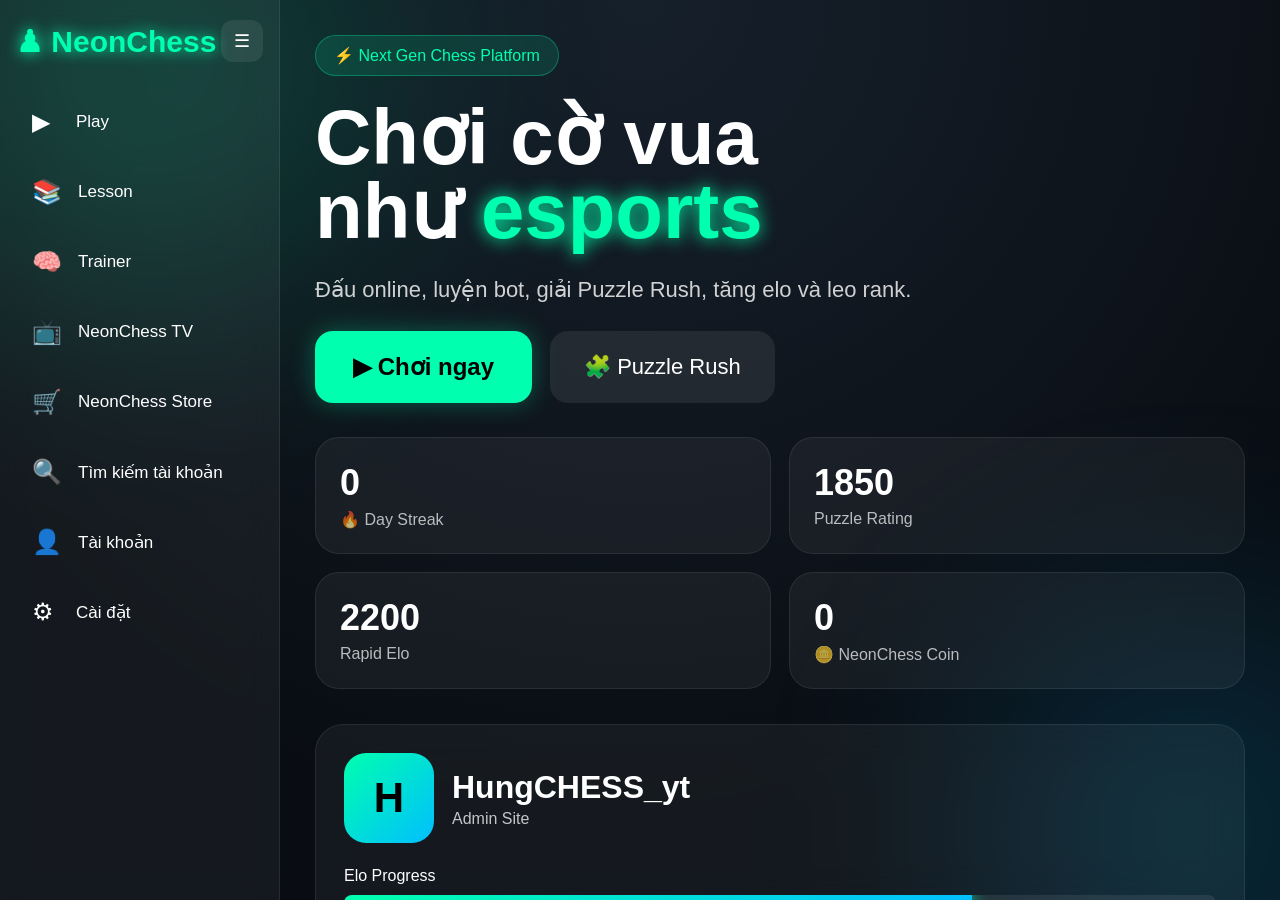
<file: chess.html>
<!DOCTYPE html>
<html lang="vi">
<head>
<meta charset="UTF-8">
<meta name="viewport" content="width=device-width, initial-scale=1.0">

<title>NeonChess</title>

<style>

*{
    margin:0;
    padding:0;
    box-sizing:border-box;
    font-family:Arial,sans-serif;
}

body{

    background:
        radial-gradient(circle at top,#16202b,#090d13 75%);

    color:white;

    overflow:hidden;
}

/* ========================================================= */
/* BG */
/* ========================================================= */

.bg{

    position:fixed;
    inset:0;

    overflow:hidden;

    z-index:-1;
}

.glow{

    position:absolute;

    border-radius:50%;

    filter:blur(130px);

    opacity:.18;

    animation:float 7s ease-in-out infinite;
}

.glow1{

    width:500px;
    height:500px;

    background:#00ffae;

    top:-180px;
    left:-120px;
}

.glow2{

    width:420px;
    height:420px;

    background:#00bfff;

    bottom:-140px;
    right:-120px;
}

@keyframes float{

    0%{
        transform:translateY(0px);
    }

    50%{
        transform:translateY(-18px);
    }

    100%{
        transform:translateY(0px);
    }
}

/* ========================================================= */
/* APP */
/* ========================================================= */

.app{

    display:flex;

    height:100vh;
}

/* ========================================================= */
/* SIDEBAR */
/* ========================================================= */

.sidebar{

    width:280px;

    background:
        rgba(255,255,255,.05);

    border-right:
        1px solid rgba(255,255,255,.08);

    backdrop-filter:blur(16px);

    padding:20px 16px;

    transition:.35s;

    overflow:hidden;

    display:flex;
    flex-direction:column;
}

.sidebar.collapsed{

    width:90px;
}

.top-side{

    display:flex;
    justify-content:space-between;
    align-items:center;

    margin-bottom:30px;
}

.logo{

    font-size:30px;
    font-weight:900;

    white-space:nowrap;
}

.logo span{

    color:#00ffae;

    text-shadow:
        0 0 15px #00ffae;
}

.toggle{

    width:42px;
    height:42px;

    border:none;

    border-radius:12px;

    cursor:pointer;

    background:
        rgba(255,255,255,.08);

    color:white;

    font-size:18px;
}

.menu{

    display:flex;
    flex-direction:column;
    gap:10px;
}

.item{

    display:flex;
    align-items:center;
    gap:16px;

    padding:16px;

    border-radius:16px;

    cursor:pointer;

    transition:.2s;

    white-space:nowrap;
}

.item:hover{

    background:
        rgba(255,255,255,.08);

    transform:translateX(4px);
}

.icon{

    font-size:24px;

    min-width:28px;
}

.text{

    font-size:17px;
}

.sidebar.collapsed .text,
.sidebar.collapsed .logo-text{

    display:none;
}

/* ========================================================= */
/* CONTENT */
/* ========================================================= */

.content{

    flex:1;

    overflow:auto;

    padding:35px;
}

/* ========================================================= */
/* HERO */
/* ========================================================= */

.hero{

    display:grid;

    grid-template-columns:
        1.1fr .9fr;

    gap:35px;
}

.left{

    display:flex;
    flex-direction:column;
    gap:24px;
}

.badge{

    width:max-content;

    padding:10px 18px;

    border-radius:999px;

    background:
        rgba(0,255,174,.12);

    border:
        1px solid rgba(0,255,174,.3);

    color:#00ffae;
}

.title{

    font-size:78px;

    font-weight:900;

    line-height:.95;
}

.title span{

    color:#00ffae;

    text-shadow:
        0 0 18px #00ffae;
}

.desc{

    font-size:22px;

    line-height:1.6;

    opacity:.8;

    max-width:720px;
}

.buttons{

    display:flex;
    gap:18px;
}

.play{

    border:none;

    background:#00ffae;

    color:black;

    font-size:24px;
    font-weight:bold;

    padding:22px 38px;

    border-radius:18px;

    cursor:pointer;

    transition:.25s;

    box-shadow:
        0 0 25px rgba(0,255,174,.3);
}

.play:hover{

    transform:
        translateY(-4px)
        scale(1.02);
}

.secondary{

    border:none;

    background:
        rgba(255,255,255,.08);

    color:white;

    font-size:22px;

    padding:22px 34px;

    border-radius:18px;

    cursor:pointer;
}

/* ========================================================= */
/* STATS */
/* ========================================================= */

.stats{

    display:grid;

    grid-template-columns:
        repeat(4,1fr);

    gap:18px;

    margin-top:10px;
}

.card{

    background:
        rgba(255,255,255,.05);

    border:
        1px solid rgba(255,255,255,.08);

    border-radius:24px;

    padding:24px;

    transition:.25s;
}

.card:hover{

    transform:translateY(-6px);

    border-color:
        rgba(0,255,174,.3);

    box-shadow:
        0 0 24px rgba(0,255,174,.12);
}

.card h2{

    font-size:36px;

    margin-bottom:6px;
}

.card p{

    opacity:.7;
}

/* ========================================================= */
/* PROFILE */
/* ========================================================= */

.profile{

    background:
        rgba(255,255,255,.05);

    border:
        1px solid rgba(255,255,255,.08);

    border-radius:28px;

    padding:28px;

    backdrop-filter:blur(18px);

    display:flex;
    flex-direction:column;
    gap:24px;
}

.profile-top{

    display:flex;
    align-items:center;
    gap:18px;
}

.avatar{

    width:90px;
    height:90px;

    border-radius:22px;

    background:
        linear-gradient(
            135deg,
            #00ffae,
            #00bfff
        );

    display:flex;
    align-items:center;
    justify-content:center;

    color:black;

    font-size:42px;
    font-weight:bold;
}

.profile-info h2{

    font-size:32px;
}

.profile-info p{

    opacity:.75;

    margin-top:4px;
}

/* ========================================================= */
/* ELO */
/* ========================================================= */

.bar{

    width:100%;
    height:16px;

    border-radius:999px;

    overflow:hidden;

    background:
        rgba(255,255,255,.08);
}

.fill{

    width:72%;
    height:100%;

    background:
        linear-gradient(
            90deg,
            #00ffae,
            #00bfff
        );

    box-shadow:
        0 0 18px #00ffae;
}

/* ========================================================= */
/* STREAK */
/* ========================================================= */

.streak{

    display:flex;
    justify-content:space-between;
    align-items:center;

    background:
        rgba(255,120,0,.12);

    border:
        1px solid rgba(255,120,0,.2);

    border-radius:22px;

    padding:18px 20px;
}

.streak-left{

    display:flex;
    align-items:center;
    gap:12px;
}

.fire{

    font-size:34px;

    animation:pulse 1.2s infinite;
}

@keyframes pulse{

    0%{
        transform:scale(1);
    }

    50%{
        transform:scale(1.18);
    }

    100%{
        transform:scale(1);
    }
}

/* ========================================================= */
/* STORE */
/* ========================================================= */

.store-screen{

    position:fixed;
    inset:0;

    background:
        rgba(0,0,0,.82);

    backdrop-filter:blur(12px);

    z-index:10000;

    display:none;

    align-items:center;
    justify-content:center;

    padding:30px;
}

.store{

    width:100%;
    max-width:1200px;

    background:
        linear-gradient(
            145deg,
            rgba(20,25,35,.95),
            rgba(10,15,22,.95)
        );

    border:
        1px solid rgba(255,255,255,.08);

    border-radius:32px;

    padding:35px;
}

.store-top{

    display:flex;
    justify-content:space-between;
    align-items:center;

    margin-bottom:30px;
}

.store-title{

    font-size:48px;
    font-weight:900;
}

.store-title span{

    color:#00ffae;
}

.close-store{

    width:52px;
    height:52px;

    border:none;

    border-radius:16px;

    background:
        rgba(255,255,255,.08);

    color:white;

    font-size:22px;

    cursor:pointer;
}

.shop-grid{

    display:grid;

    grid-template-columns:
        repeat(auto-fit,minmax(320px,1fr));

    gap:24px;
}

.shop-card{

    background:
        rgba(255,255,255,.05);

    border:
        1px solid rgba(255,255,255,.08);

    border-radius:28px;

    padding:28px;
}

.shop-icon{

    font-size:60px;

    margin-bottom:18px;
}

.price{

    margin-top:22px;

    font-size:26px;
    font-weight:bold;

    color:#ffd54a;
}

.buy-btn{

    width:100%;

    margin-top:22px;

    border:none;

    background:#00ffae;

    color:black;

    padding:18px;

    border-radius:18px;

    font-size:20px;
    font-weight:bold;

    cursor:pointer;
}

/* ========================================================= */
/* PUZZLE */
/* ========================================================= */

.puzzle-screen{

    position:fixed;
    inset:0;

    background:
        radial-gradient(circle at top,#111827,#05070c 80%);

    z-index:9999;

    display:none;

    overflow:auto;

    padding:30px;
}

.puzzle-container{

    max-width:1500px;

    margin:auto;

    display:grid;

    grid-template-columns:
        820px 1fr;

    gap:30px;
}

.puzzle-board{

    width:820px;
    height:820px;

    display:grid;

    grid-template-columns:
        repeat(8,1fr);

    border-radius:18px;

    overflow:hidden;
}

.pcell{

    display:flex;
    align-items:center;
    justify-content:center;

    cursor:pointer;
}

.plight{
    background:#eeeed2;
}

.pdark{
    background:#769656;
}

.pcell img{

    width:82%;
    height:82%;
}

.pselected{

    box-shadow:
        inset 0 0 0 6px #ffee00;
}

.puzzle-side{

    display:flex;
    flex-direction:column;

    gap:20px;
}

.pcard{

    background:
        rgba(255,255,255,.05);

    border:
        1px solid rgba(255,255,255,.08);

    border-radius:24px;

    padding:24px;
}

.big{

    font-size:54px;
    font-weight:900;
}

.green{

    color:#00ffae;
}

.timer{

    font-size:72px;
    font-weight:900;
}

.puzzle-btn{

    border:none;

    background:#00ffae;

    color:black;

    padding:18px;

    border-radius:18px;

    cursor:pointer;

    font-size:22px;
    font-weight:bold;
}

@media(max-width:1300px){

    .hero{

        grid-template-columns:1fr;
    }

    .stats{

        grid-template-columns:
            repeat(2,1fr);
    }

    .puzzle-container{

        grid-template-columns:1fr;
    }

    .puzzle-board{

        width:95vw;
        height:95vw;

        max-width:820px;
        max-height:820px;
    }
}

@media(max-width:700px){

    .sidebar{

        position:fixed;

        z-index:999;

        height:100%;
    }

    .content{

        margin-left:90px;
    }

    .title{

        font-size:48px;
    }

    .buttons{

        flex-direction:column;
    }

    .stats{

        grid-template-columns:1fr;
    }
}

</style>
</head>
<body>

<div class="bg">

    <div class="glow glow1"></div>
    <div class="glow glow2"></div>

</div>

<div class="app">

    <!-- SIDEBAR -->

    <div class="sidebar"
    id="sidebar">

        <div>

            <div class="top-side">

                <div class="logo">

                    <span>♟</span>
                    <span class="logo-text">
                        NeonChess
                    </span>

                </div>

                <button class="toggle"
                onclick="toggleSidebar()">

                    ☰

                </button>

            </div>

            <div class="menu">

                <div class="item">
                    <div class="icon">▶</div>
                    <div class="text">Play</div>
                </div>

                <div class="item">
                    <div class="icon">📚</div>
                    <div class="text">Lesson</div>
                </div>

                <div class="item">
                    <div class="icon">🧠</div>
                    <div class="text">Trainer</div>
                </div>

                <div class="item">
                    <div class="icon">📺</div>
                    <div class="text">NeonChess TV</div>
                </div>

                <div class="item"
                onclick="openStore()">

                    <div class="icon">🛒</div>

                    <div class="text">
                        NeonChess Store
                    </div>

                </div>

                <div class="item">
                    <div class="icon">🔍</div>
                    <div class="text">
                        Tìm kiếm tài khoản
                    </div>
                </div>

                <div class="item">
                    <div class="icon">👤</div>
                    <div class="text">Tài khoản</div>
                </div>

                <div class="item">
                    <div class="icon">⚙</div>
                    <div class="text">Cài đặt</div>
                </div>

            </div>

        </div>

    </div>

    <!-- CONTENT -->

    <div class="content">

        <div class="hero">

            <!-- LEFT -->

            <div class="left">

                <div class="badge">

                    ⚡ Next Gen Chess Platform

                </div>

                <div class="title">

                    Chơi cờ vua<br>
                    như <span>esports</span>

                </div>

                <div class="desc">

                    Đấu online, luyện bot,
                    giải Puzzle Rush,
                    tăng elo và leo rank.

                </div>

                <div class="buttons">

                    <button class="play">
                        ▶ Chơi ngay
                    </button>

                    <button class="secondary"
                    onclick="openPuzzle()">

                        🧩 Puzzle Rush

                    </button>

                </div>

                <!-- STATS -->

                <div class="stats">

                    <div class="card">

                        <h2>0</h2>

                        <p>🔥 Day Streak</p>

                    </div>

                    <div class="card">

                        <h2 id="puzzleRating">
                            1850
                        </h2>

                        <p>Puzzle Rating</p>

                    </div>

                    <div class="card">

                        <h2>2200</h2>

                        <p>Rapid Elo</p>

                    </div>

                    <div class="card">

                        <h2 id="coinText">
                            0
                        </h2>

                        <p>
                            🪙 NeonChess Coin
                        </p>

                    </div>

                </div>

            </div>

            <!-- RIGHT -->

            <div class="profile">

                <div class="profile-top">

                    <div class="avatar">
                        H
                    </div>

                    <div class="profile-info">

                        <h2>
                            HungCHESS_yt
                        </h2>

                        <p>
                            Admin Site
                        </p>

                    </div>

                </div>

                <div>

                    <div style="
                        margin-bottom:10px;
                    ">
                        Elo Progress
                    </div>

                    <div class="bar">

                        <div class="fill"></div>

                    </div>

                </div>

                <div class="streak">

                    <div class="streak-left">

                        <div class="fire">
                            🔥
                        </div>

                        <div>

                            <h3>
                                Daily Streak
                            </h3>

                            <p id="streakText">
                                0 ngày liên tiếp
                            </p>

                        </div>

                    </div>

                    <div>
                        +0 XP
                    </div>

                </div>

            </div>

        </div>

    </div>

</div>

<!-- ========================================================= -->
<!-- STORE -->
<!-- ========================================================= -->

<div class="store-screen"
id="storeScreen">

    <div class="store">

        <div class="store-top">

            <div class="store-title">

                🛒 <span>NeonChess</span> Store

            </div>

            <button class="close-store"
            onclick="closeStore()">

                ✖

            </button>

        </div>

        <div class="shop-grid">

            <div class="shop-card">

                <div class="shop-icon">
                    🧊
                </div>

                <h2>
                    Streak Freeze
                </h2>

                <p>

                    Giữ streak của bạn
                    kể cả khi bỏ lỡ 1 ngày.

                </p>

                <div class="price">

                    🪙 100 NeonChess Coin

                </div>

                <button class="buy-btn"
                id="freezeBtn"
                onclick="buyFreeze()">

                    Mua ngay

                </button>

            </div>

        </div>

    </div>

</div>

<!-- ========================================================= -->
<!-- PUZZLE -->
<!-- ========================================================= -->

<div class="puzzle-screen"
id="puzzleScreen">

    <div class="puzzle-container">

        <!-- BOARD -->

        <div class="puzzle-board"
        id="puzzleBoard"></div>

        <!-- SIDE -->

        <div class="puzzle-side">

            <div class="pcard">

                <h1 class="big">
                    🧩 Puzzle Rush
                </h1>

                <br>

                <p>
                    Tìm nước đi tốt nhất!
                </p>

            </div>

            <div class="pcard">

                <div>
                    ⚡ Score
                </div>

                <div class="big green"
                id="score">
                    0
                </div>

            </div>

            <div class="pcard">

                <div>
                    🔥 Streak
                </div>

                <div class="big"
                id="pstreak">
                    0
                </div>

            </div>

            <div class="pcard">

                <div>
                    ⏳ Time
                </div>

                <div class="timer"
                id="timer">
                    60
                </div>

            </div>

            <button class="puzzle-btn"
            onclick="nextPuzzle()">

                ▶ Next Puzzle

            </button>

            <button class="puzzle-btn"
            onclick="closePuzzle()">

                ✖ Exit

            </button>

        </div>

    </div>

</div>

<script>

/* ========================================================= */
/* SIDEBAR */
/* ========================================================= */

function toggleSidebar(){

    document
    .getElementById(
        "sidebar"
    )
    .classList
    .toggle(
        "collapsed"
    );
}

/* ========================================================= */
/* COINS */
/* ========================================================= */

if(
    localStorage.getItem(
        "coins"
    )===null
){

    localStorage.setItem(
        "coins",
        0
    );
}

let coins =
parseInt(
    localStorage.getItem(
        "coins"
    )
);

updateCoins();

function updateCoins(){

    document.getElementById(
        "coinText"
    ).textContent =
    coins;
}

function rewardCoins(amount){

    coins += amount;

    localStorage.setItem(
        "coins",
        coins
    );

    updateCoins();
}

/* ========================================================= */
/* STORE */
/* ========================================================= */

function openStore(){

    document.getElementById(
        "storeScreen"
    ).style.display = "flex";

    checkOwned();
}

function closeStore(){

    document.getElementById(
        "storeScreen"
    ).style.display = "none";
}

/* ========================================================= */
/* STREAK FREEZE */
/* ========================================================= */

if(
    localStorage.getItem(
        "freeze"
    )===null
){

    localStorage.setItem(
        "freeze",
        "false"
    );
}

function buyFreeze(){

    if(coins < 100){

        alert(
            "❌ Không đủ NeonChess Coin!"
        );

        return;
    }

    if(
        localStorage.getItem(
            "freeze"
        )==="true"
    ){

        return;
    }

    coins -= 100;

    localStorage.setItem(
        "coins",
        coins
    );

    localStorage.setItem(
        "freeze",
        "true"
    );

    updateCoins();

    checkOwned();

    alert(
        "🧊 Đã mua Streak Freeze!"
    );
}

function checkOwned(){

    const owned =
    localStorage.getItem(
        "freeze"
    )==="true";

    const btn =
    document.getElementById(
        "freezeBtn"
    );

    if(owned){

        btn.disabled = true;

        btn.textContent =
        "Đã sở hữu";
    }
}

/* ========================================================= */
/* STREAK */
/* ========================================================= */

if(
    localStorage.getItem(
        "streak"
    )===null
){

    localStorage.setItem(
        "streak",
        0
    );
}

document.getElementById(
    "streakText"
).textContent =

localStorage.getItem(
    "streak"
)
+
" ngày liên tiếp";

/* ========================================================= */
/* PIECES */
/* ========================================================= */

const pieceMap = {

    r:'https://upload.wikimedia.org/wikipedia/commons/f/ff/Chess_rdt45.svg',
    n:'https://upload.wikimedia.org/wikipedia/commons/e/ef/Chess_ndt45.svg',
    b:'https://upload.wikimedia.org/wikipedia/commons/9/98/Chess_bdt45.svg',
    q:'https://upload.wikimedia.org/wikipedia/commons/4/47/Chess_qdt45.svg',
    k:'https://upload.wikimedia.org/wikipedia/commons/f/f0/Chess_kdt45.svg',
    p:'https://upload.wikimedia.org/wikipedia/commons/c/c7/Chess_pdt45.svg',

    R:'https://upload.wikimedia.org/wikipedia/commons/7/72/Chess_rlt45.svg',
    N:'https://upload.wikimedia.org/wikipedia/commons/7/70/Chess_nlt45.svg',
    B:'https://upload.wikimedia.org/wikipedia/commons/b/b1/Chess_blt45.svg',
    Q:'https://upload.wikimedia.org/wikipedia/commons/1/15/Chess_qlt45.svg',
    K:'https://upload.wikimedia.org/wikipedia/commons/4/42/Chess_klt45.svg',
    P:'https://upload.wikimedia.org/wikipedia/commons/4/45/Chess_plt45.svg'
};

/* ========================================================= */
/* PUZZLES */
/* ========================================================= */

const puzzles = [

{
board:[

["r","","b","q","k","b","n","r"],
["p","p","p","","","p","p","p"],
["","","n","","","","",""],
["","","","Q","","","",""],
["","","","","","","",""],
["","","","","","","",""],
["P","P","P","P","P","P","P","P"],
["R","N","B","","K","B","N","R"]

],

solution:{
fx:3,
fy:3,
tx:5,
ty:1
}
},

{
board:[

["r","n","b","q","k","b","n","r"],
["p","p","p","p","","p","p","p"],
["","","","","","","",""],
["","","","","p","","",""],
["","","","Q","","","",""],
["","","","","","","",""],
["P","P","P","P","P","P","P","P"],
["R","N","B","","K","B","N","R"]

],

solution:{
fx:3,
fy:4,
tx:4,
ty:4
}
}

];

/* ========================================================= */
/* STATE */
/* ========================================================= */

let pboard = [];
let selected = null;
let currentPuzzle = 0;

let score = 0;
let pstreak = 0;

let timer = 60;
let timerInterval = null;

/* ========================================================= */
/* OPEN */
/* ========================================================= */

function openPuzzle(){

    document.getElementById(
        "puzzleScreen"
    ).style.display = "block";

    loadPuzzle();

    startTimer();
}

function closePuzzle(){

    document.getElementById(
        "puzzleScreen"
    ).style.display = "none";

    clearInterval(timerInterval);
}

/* ========================================================= */
/* LOAD */
/* ========================================================= */

function loadPuzzle(){

    const p =
    puzzles[currentPuzzle];

    pboard =
    JSON.parse(
        JSON.stringify(p.board)
    );

    renderPuzzle();
}

/* ========================================================= */
/* RENDER */
/* ========================================================= */

function renderPuzzle(){

    const board =
    document.getElementById(
        "puzzleBoard"
    );

    board.innerHTML = "";

    for(let y=0;y<8;y++){

        for(let x=0;x<8;x++){

            const cell =
            document.createElement("div");

            cell.className =
            "pcell " +
            (
                (x+y)%2===0
                ? "plight"
                : "pdark"
            );

            if(
                selected &&
                selected.x===x &&
                selected.y===y
            ){

                cell.classList.add(
                    "pselected"
                );
            }

            const piece =
            pboard[y][x];

            if(piece){

                const img =
                document.createElement("img");

                img.src =
                pieceMap[piece];

                cell.appendChild(img);
            }

            cell.dataset.x = x;
            cell.dataset.y = y;

            cell.onclick =
            puzzleClick;

            board.appendChild(cell);
        }
    }
}

/* ========================================================= */
/* CLICK */
/* ========================================================= */

function puzzleClick(){

    const x =
    parseInt(this.dataset.x);

    const y =
    parseInt(this.dataset.y);

    const piece =
    pboard[y][x];

    if(selected){

        const sol =
        puzzles[currentPuzzle]
        .solution;

        if(

            selected.x===sol.fx &&
            selected.y===sol.fy &&

            x===sol.tx &&
            y===sol.ty

        ){

            pboard[y][x] =
            pboard[selected.y]
            [selected.x];

            pboard[selected.y]
            [selected.x] = "";

            score += 100;

            rewardCoins(25);

            pstreak++;

            updateUI();

            renderPuzzle();

            setTimeout(()=>{

                nextPuzzle();

            },700);

        }else{

            pstreak = 0;

            updateUI();

            alert(
                "❌ Sai nước!"
            );
        }

        selected = null;

        renderPuzzle();

        return;
    }

    if(piece){

        selected = {x,y};

        renderPuzzle();
    }
}

/* ========================================================= */
/* NEXT */
/* ========================================================= */

function nextPuzzle(){

    currentPuzzle++;

    if(
        currentPuzzle >=
        puzzles.length
    ){

        currentPuzzle = 0;
    }

    loadPuzzle();
}

/* ========================================================= */
/* TIMER */
/* ========================================================= */

function startTimer(){

    clearInterval(timerInterval);

    timer = 60;

    updateUI();

    timerInterval =
    setInterval(()=>{

        timer--;

        updateUI();

        if(timer<=0){

            clearInterval(
                timerInterval
            );

            alert(
                "⏰ Hết giờ!"
            );
        }

    },1000);
}

/* ========================================================= */
/* UI */
/* ========================================================= */

function updateUI(){

    document.getElementById(
        "score"
    ).textContent =
    score;

    document.getElementById(
        "pstreak"
    ).textContent =
    pstreak;

    document.getElementById(
        "timer"
    ).textContent =
    timer;
}

/* ========================================================= */
/* INIT */
/* ========================================================= */

updateUI();

</script>

</body>
</html>
</file>
